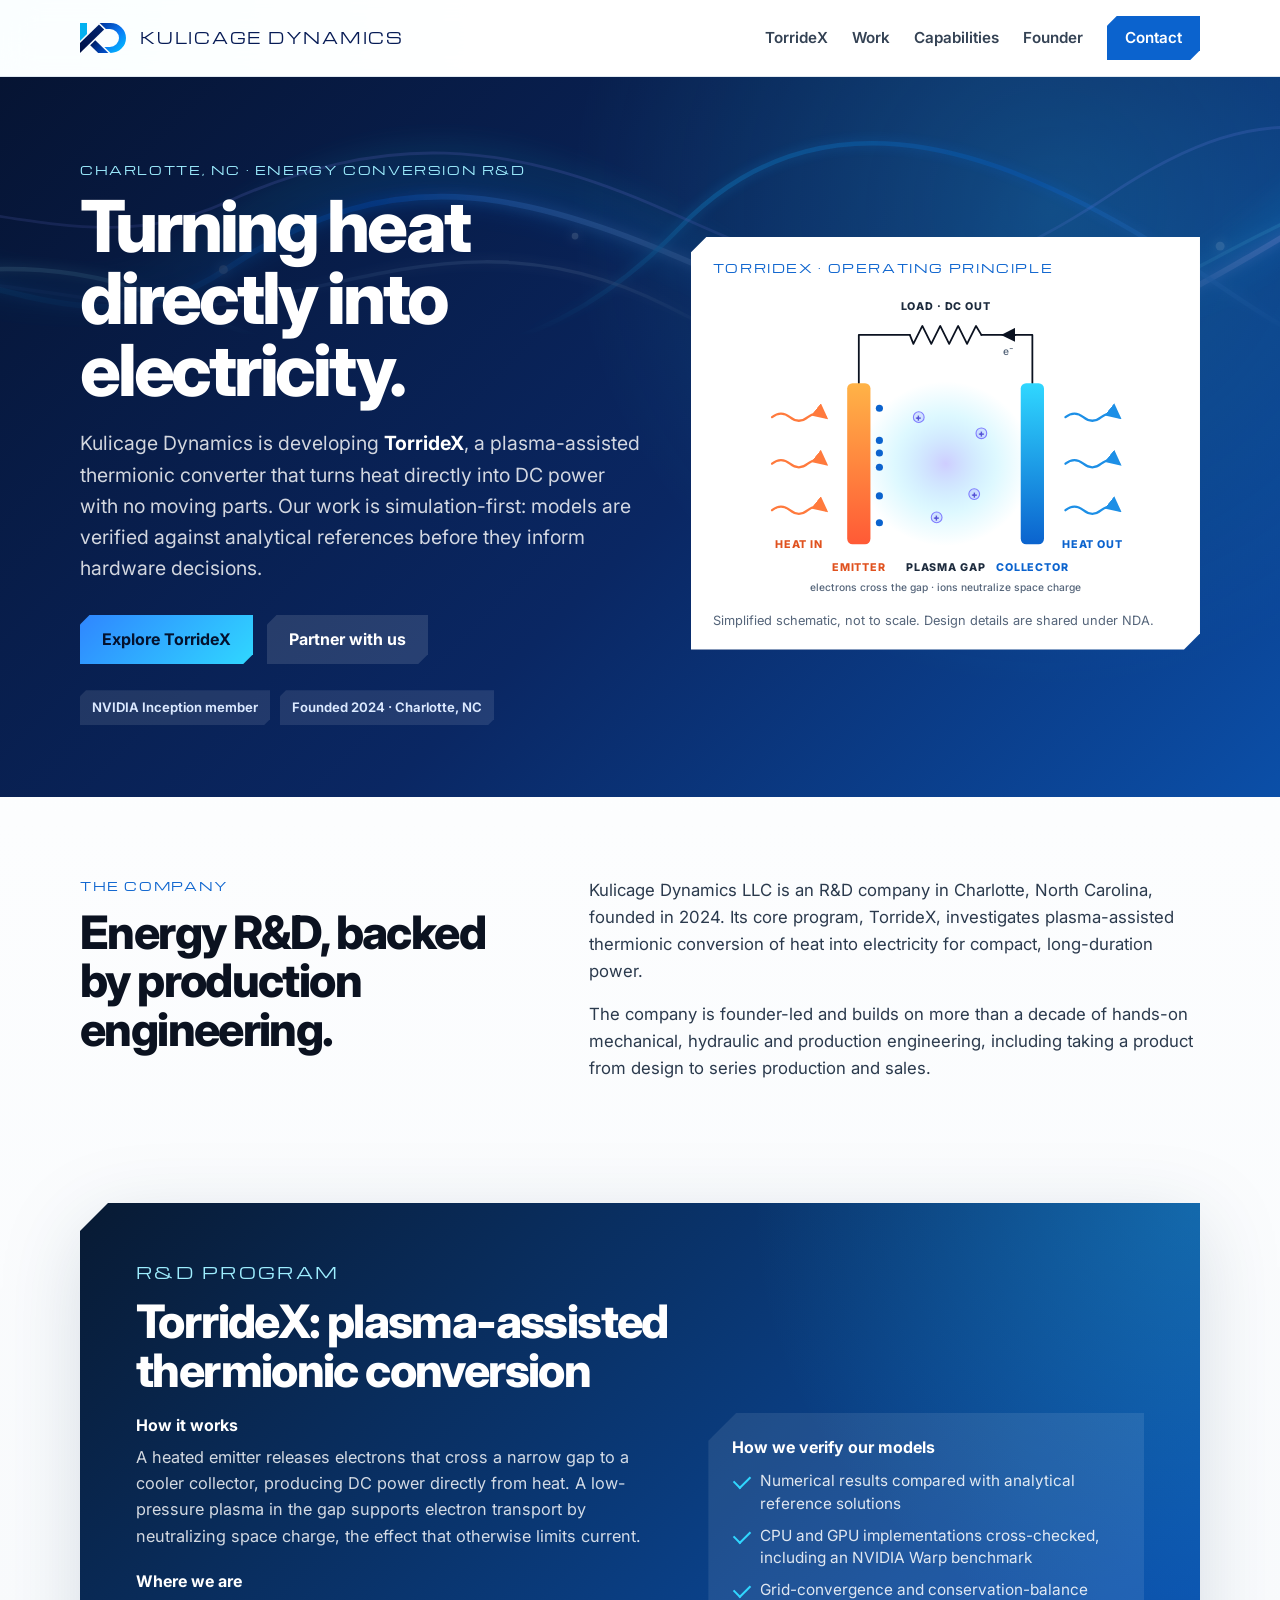
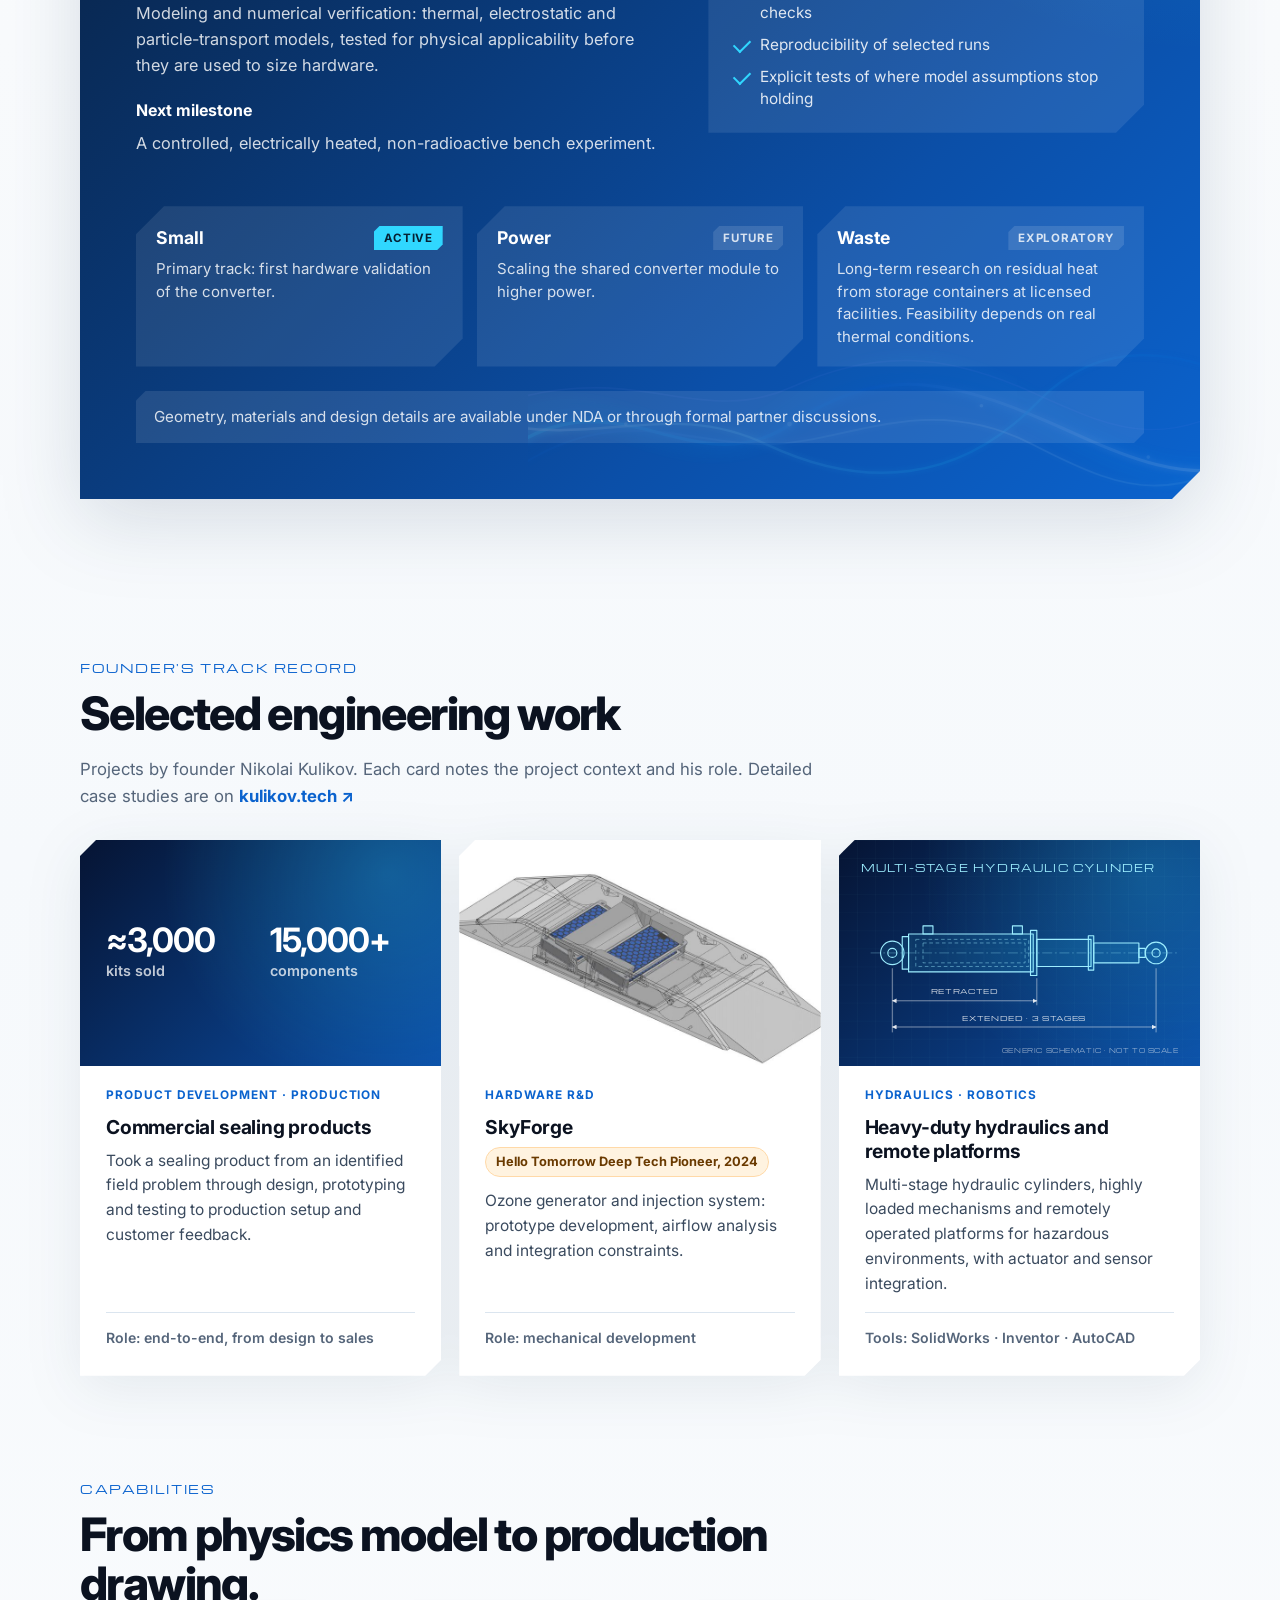
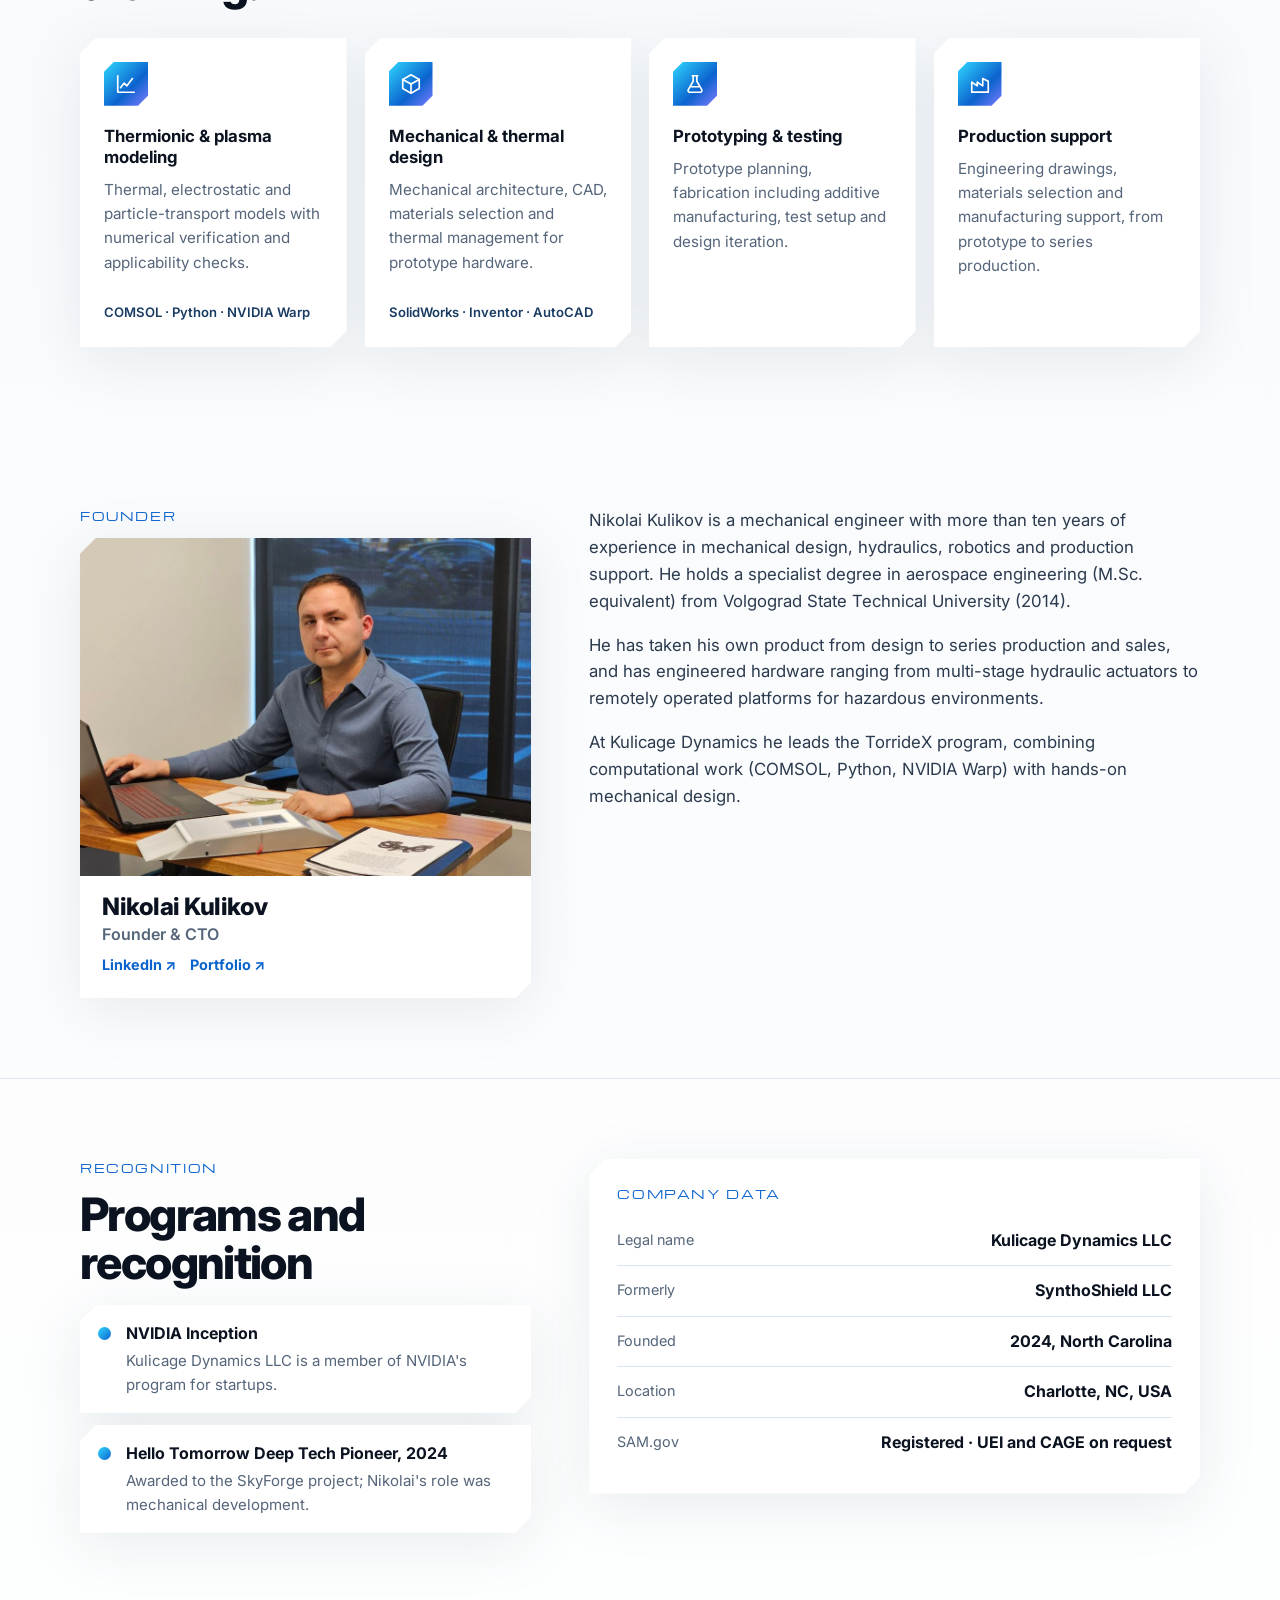
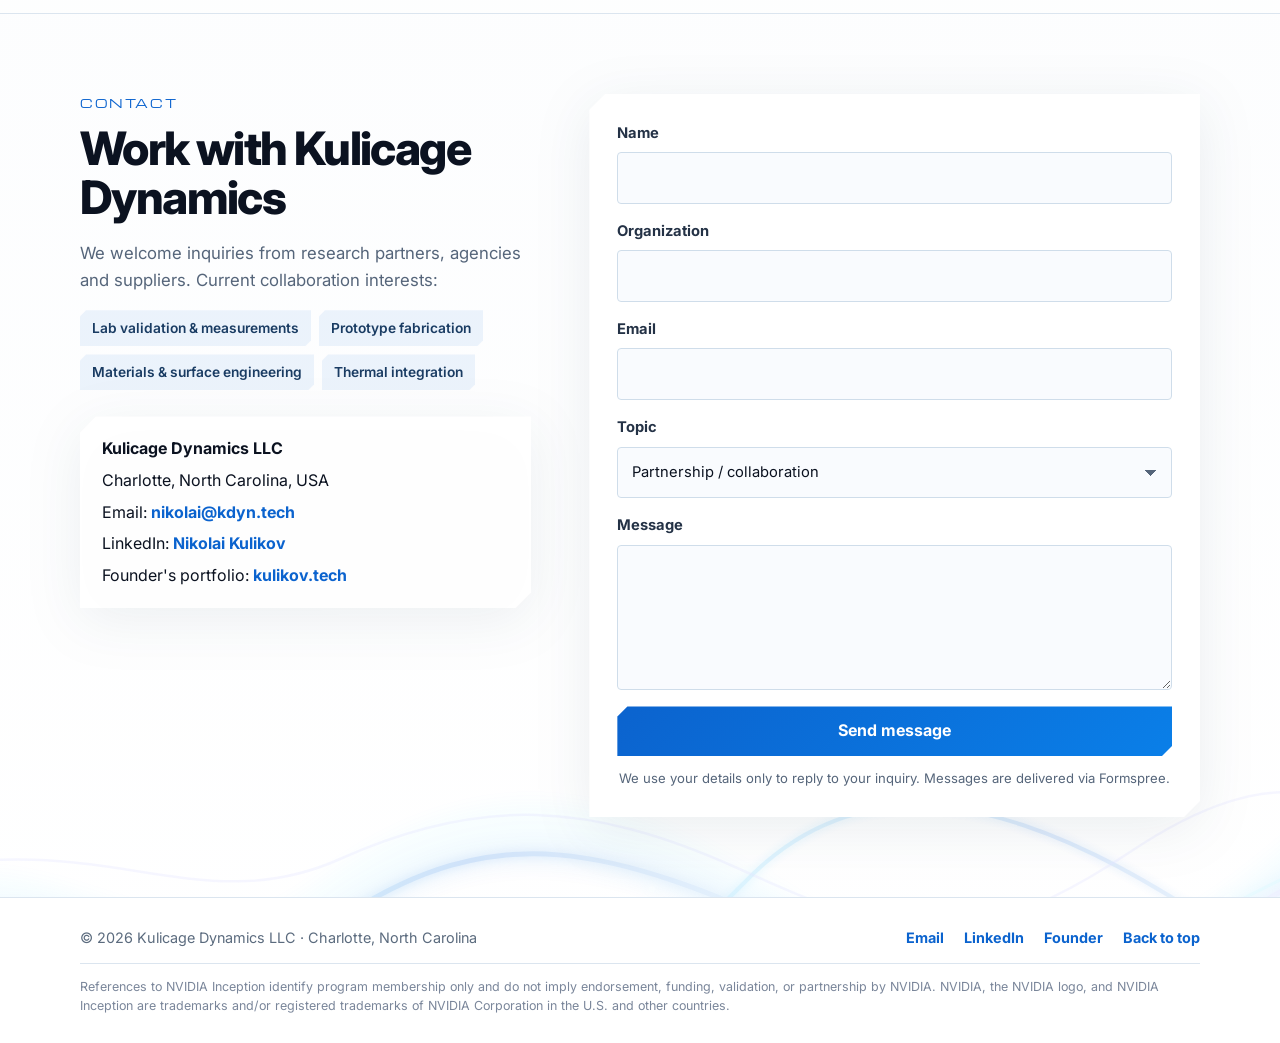
<file: index.html>
<!doctype html>
<html lang="en">
<head>
  <meta charset="utf-8" />
  <meta name="viewport" content="width=device-width, initial-scale=1" />
  <title>Kulicage Dynamics | TorrideX Thermionic Energy Conversion R&amp;D</title>
  <meta name="description" content="Kulicage Dynamics LLC (Charlotte, NC) develops TorrideX, a plasma-assisted thermionic converter for direct heat-to-electricity conversion. Simulation-first R&amp;D, NVIDIA Inception member." />
  <link rel="canonical" href="https://kdyn.tech/" />
  <meta name="theme-color" content="#0b63ce" />

  <meta property="og:type" content="website" />
  <meta property="og:site_name" content="Kulicage Dynamics" />
  <meta property="og:url" content="https://kdyn.tech/" />
  <meta property="og:title" content="Kulicage Dynamics | TorrideX thermionic energy conversion" />
  <meta property="og:description" content="Plasma-assisted thermionic conversion of heat into electricity. Simulation-first R&amp;D from Charlotte, North Carolina." />
  <meta property="og:image" content="https://kdyn.tech/assets/og-image.jpg" />
  <meta property="og:image:width" content="1200" />
  <meta property="og:image:height" content="630" />
  <meta property="og:image:alt" content="Kulicage Dynamics: TorrideX thermionic energy conversion R&amp;D" />
  <meta name="twitter:card" content="summary_large_image" />

  <link rel="icon" href="favicon.ico" sizes="any" />
  <link rel="icon" href="assets/favicon.svg" type="image/svg+xml" />
  <link rel="apple-touch-icon" href="assets/apple-touch-icon.png" />

  <link rel="preconnect" href="https://fonts.googleapis.com">
  <link rel="preconnect" href="https://fonts.gstatic.com" crossorigin>
  <link href="https://fonts.googleapis.com/css2?family=Inter:wght@400;500;600;700;800&family=Michroma&display=swap" rel="stylesheet">
  <link rel="stylesheet" href="styles.css" />

  <script type="application/ld+json">
  {
    "@context": "https://schema.org",
    "@type": "Organization",
    "name": "Kulicage Dynamics",
    "legalName": "Kulicage Dynamics LLC",
    "url": "https://kdyn.tech/",
    "logo": "https://kdyn.tech/assets/logo.png",
    "email": "nikolai@kdyn.tech",
    "foundingDate": "2024",
    "address": {
      "@type": "PostalAddress",
      "addressLocality": "Charlotte",
      "addressRegion": "NC",
      "addressCountry": "US"
    },
    "founder": {
      "@type": "Person",
      "name": "Nikolai Kulikov",
      "jobTitle": "Founder & CTO",
      "sameAs": ["https://www.linkedin.com/in/kulicage/"]
    }
  }
  </script>
</head>

<body>
  <a class="skip-link" href="#main">Skip to content</a>

  <header class="site-header" id="top">
    <div class="container nav">
      <a class="brand" href="#top" aria-label="Kulicage Dynamics home">
        <img src="assets/logo.svg" alt="" class="brand-mark" width="46" height="31" />
        <span class="brand-name">Kulicage Dynamics</span>
      </a>

      <button class="nav-toggle" type="button" aria-label="Open navigation" aria-expanded="false" aria-controls="site-nav">
        <span></span><span></span><span></span>
      </button>

      <nav class="nav-links" id="site-nav" aria-label="Main navigation">
        <a href="#program">TorrideX</a>
        <a href="#work">Work</a>
        <a href="#capabilities">Capabilities</a>
        <a href="#founder">Founder</a>
        <a href="#contact" class="nav-cta">Contact</a>
      </nav>
    </div>
  </header>

  <main id="main">
    <!-- ============ HERO ============ -->
    <section class="hero">
      <div class="plasma plasma-top" aria-hidden="true"></div>
      <div class="container hero-grid">
        <div class="hero-content">
          <p class="eyebrow">Charlotte, NC · Energy&nbsp;conversion&nbsp;R&amp;D</p>
          <h1>Turning heat directly into electricity.</h1>
          <p class="hero-lead">
            Kulicage Dynamics is developing <strong>TorrideX</strong>, a plasma-assisted
            thermionic converter that turns heat directly into DC power with no moving parts.
            Our work is simulation-first: models are verified against analytical references
            before they inform hardware decisions.
          </p>
          <div class="hero-actions">
            <a class="button primary" href="#program">Explore TorrideX</a>
            <a class="button secondary" href="#contact">Partner with us</a>
          </div>
          <ul class="trust-row" aria-label="Company highlights">
            <li>NVIDIA Inception member</li>
            <li>Founded 2024 · Charlotte, NC</li>
          </ul>
        </div>

        <figure class="hero-visual">
          <p class="visual-label">TorrideX · operating principle</p>
          <svg class="principle" viewBox="0 0 520 360" role="img" aria-labelledby="principle-title principle-desc">
            <title id="principle-title">Thermionic converter operating principle</title>
            <desc id="principle-desc">Heat enters a hot emitter, which releases electrons. Electrons cross a plasma-filled gap to a cooler collector and return through an external load, producing DC power. Remaining heat is rejected from the collector.</desc>
            <defs>
              <linearGradient id="g-hot" x1="0" y1="0" x2="0" y2="1">
                <stop offset="0" stop-color="#ffb347" />
                <stop offset="1" stop-color="#ff5a36" />
              </linearGradient>
              <linearGradient id="g-cold" x1="0" y1="0" x2="0" y2="1">
                <stop offset="0" stop-color="#30d7ff" />
                <stop offset="1" stop-color="#0b63ce" />
              </linearGradient>
              <radialGradient id="g-plasma" cx="0.5" cy="0.5" r="0.5">
                <stop offset="0" stop-color="#7f7cff" stop-opacity="0.38" />
                <stop offset="0.6" stop-color="#30d7ff" stop-opacity="0.16" />
                <stop offset="1" stop-color="#30d7ff" stop-opacity="0" />
              </radialGradient>
              <marker id="arrow-hot" viewBox="0 0 10 10" refX="8" refY="5" markerWidth="7" markerHeight="7" orient="auto-start-reverse">
                <path d="M0 0 L10 5 L0 10 z" fill="#ff7a3d" />
              </marker>
              <marker id="arrow-cold" viewBox="0 0 10 10" refX="8" refY="5" markerWidth="7" markerHeight="7" orient="auto-start-reverse">
                <path d="M0 0 L10 5 L0 10 z" fill="#1d8fe6" />
              </marker>
              <marker id="arrow-wire" viewBox="0 0 10 10" refX="5" refY="5" markerWidth="8" markerHeight="8" orient="auto">
                <path d="M0 0 L10 5 L0 10 z" fill="#0b1220" />
              </marker>
            </defs>

            <!-- external circuit -->
            <path d="M357 112 V58 H300" class="wire" />
            <path d="M220 58 H163 V112" class="wire" />
            <path d="M300 58 l-6 -10 l-10 20 l-10 -20 l-10 20 l-10 -20 l-10 20 l-10 -20 l-10 20 l-4 -10" class="wire resistor" />
            <path d="M338 58 H330" class="wire" marker-end="url(#arrow-wire)" />
            <text x="260" y="30" class="svg-label" text-anchor="middle">LOAD · DC OUT</text>
            <text x="330" y="80" class="svg-note" text-anchor="middle">e⁻</text>

            <!-- plasma gap -->
            <ellipse cx="260" cy="202" rx="96" ry="92" fill="url(#g-plasma)" />

            <!-- emitter / collector -->
            <rect x="150" y="112" width="26" height="180" rx="6" fill="url(#g-hot)" />
            <rect x="344" y="112" width="26" height="180" rx="6" fill="url(#g-cold)" />

            <!-- ions (space-charge neutralization) -->
            <g class="ions">
              <circle cx="230" cy="150" r="6" /><text x="230" y="154" text-anchor="middle">+</text>
              <circle cx="292" cy="236" r="6" /><text x="292" y="240" text-anchor="middle">+</text>
              <circle cx="250" cy="262" r="6" /><text x="250" y="266" text-anchor="middle">+</text>
              <circle cx="300" cy="168" r="6" /><text x="300" y="172" text-anchor="middle">+</text>
            </g>

            <!-- electrons crossing the gap -->
            <g class="electrons">
              <circle class="e" cx="186" cy="140" r="4" style="animation-delay:-0.2s" />
              <circle class="e" cx="186" cy="176" r="4" style="animation-delay:-1.4s" />
              <circle class="e" cx="186" cy="206" r="4" style="animation-delay:-0.8s" />
              <circle class="e" cx="186" cy="238" r="4" style="animation-delay:-2.0s" />
              <circle class="e" cx="186" cy="268" r="4" style="animation-delay:-1.1s" />
              <circle class="e" cx="186" cy="190" r="4" style="animation-delay:-2.3s" />
            </g>

            <!-- heat in -->
            <g class="heat-in">
              <path d="M66 150 q10 -8 20 0 t20 0 t20 0" marker-end="url(#arrow-hot)" />
              <path d="M66 202 q10 -8 20 0 t20 0 t20 0" marker-end="url(#arrow-hot)" />
              <path d="M66 254 q10 -8 20 0 t20 0 t20 0" marker-end="url(#arrow-hot)" />
            </g>
            <!-- heat out -->
            <g class="heat-out">
              <path d="M394 150 q10 -8 20 0 t20 0 t20 0" marker-end="url(#arrow-cold)" />
              <path d="M394 202 q10 -8 20 0 t20 0 t20 0" marker-end="url(#arrow-cold)" />
              <path d="M394 254 q10 -8 20 0 t20 0 t20 0" marker-end="url(#arrow-cold)" />
            </g>

            <!-- labels -->
            <text x="96" y="296" class="svg-label hot" text-anchor="middle">HEAT IN</text>
            <text x="424" y="296" class="svg-label cold" text-anchor="middle">HEAT OUT</text>
            <text x="163" y="322" class="svg-label hot" text-anchor="middle">EMITTER</text>
            <text x="260" y="322" class="svg-label" text-anchor="middle">PLASMA GAP</text>
            <text x="357" y="322" class="svg-label cold" text-anchor="middle">COLLECTOR</text>
            <text x="260" y="344" class="svg-note" text-anchor="middle">electrons cross the gap · ions neutralize space charge</text>
          </svg>
          <figcaption>Simplified schematic, not to scale. Design details are shared under NDA.</figcaption>
        </figure>
      </div>
    </section>

    <!-- ============ COMPANY ============ -->
    <section class="section about" id="about">
      <div class="container split">
        <div>
          <p class="section-label">The company</p>
          <h2>Energy R&amp;D, backed by production engineering.</h2>
        </div>
        <div class="section-copy">
          <p>
            Kulicage Dynamics LLC is an R&amp;D company in Charlotte, North Carolina, founded in 2024.
            Its core program, TorrideX, investigates plasma-assisted thermionic conversion of heat
            into electricity for compact, long-duration power.
          </p>
          <p>
            The company is founder-led and builds on more than a decade of hands-on mechanical,
            hydraulic and production engineering, including taking a product from design
            to series production and sales.
          </p>
        </div>
      </div>
    </section>

    <!-- ============ TORRIDEX PROGRAM ============ -->
    <section class="section program" id="program">
      <div class="container program-panel">
        <div class="plasma plasma-panel" aria-hidden="true"></div>
        <div class="program-content">
          <p class="section-label">R&amp;D program</p>
          <h2>TorrideX: plasma-assisted thermionic conversion</h2>

          <div class="program-grid">
            <div class="program-text">
              <h3>How it works</h3>
              <p>
                A heated emitter releases electrons that cross a narrow gap to a cooler collector,
                producing DC power directly from heat. A low-pressure plasma in the gap supports
                electron transport by neutralizing space charge, the effect that otherwise limits current.
              </p>
              <h3>Where we are</h3>
              <p>
                Modeling and numerical verification: thermal, electrostatic and particle-transport
                models, tested for physical applicability before they are used to size hardware.
              </p>
              <h3>Next milestone</h3>
              <p>
                A controlled, electrically heated, non-radioactive bench experiment.
              </p>
            </div>

            <div class="verify">
              <h3>How we verify our models</h3>
              <ul class="check-list">
                <li>Numerical results compared with analytical reference solutions</li>
                <li>CPU and GPU implementations cross-checked, including an NVIDIA Warp benchmark</li>
                <li>Grid-convergence and conservation-balance checks</li>
                <li>Reproducibility of selected runs</li>
                <li>Explicit tests of where model assumptions stop holding</li>
              </ul>
              <!-- TODO: add a verification chart here (e.g. Warp CPU/GPU vs analytical reference):
              <img src="assets/verification-chart.png" alt="..." class="verify-chart" loading="lazy" /> -->
            </div>
          </div>

          <div class="tracks">
            <article class="track">
              <div class="track-head">
                <h3>Small</h3>
                <span class="status status-active">Active</span>
              </div>
              <p>Primary track: first hardware validation of the converter.</p>
            </article>
            <article class="track">
              <div class="track-head">
                <h3>Power</h3>
                <span class="status">Future</span>
              </div>
              <p>Scaling the shared converter module to higher power.</p>
            </article>
            <article class="track">
              <div class="track-head">
                <h3>Waste</h3>
                <span class="status">Exploratory</span>
              </div>
              <p>Long-term research on residual heat from storage containers at licensed facilities. Feasibility depends on real thermal conditions.</p>
            </article>
          </div>

          <p class="nda-note">
            Geometry, materials and design details are available under NDA or through formal partner discussions.
          </p>
        </div>
      </div>
    </section>

    <!-- ============ SELECTED WORK ============ -->
    <section class="section work" id="work">
      <div class="container">
        <div class="section-heading">
          <p class="section-label">Founder's track record</p>
          <h2>Selected engineering work</h2>
          <p class="section-intro">
            Projects by founder Nikolai Kulikov. Each card notes the project context and his role.
            Detailed case studies are on <a class="text-link" href="https://kulikov.tech/" target="_blank" rel="noopener">kulikov.tech&nbsp;↗</a>
          </p>
        </div>

        <div class="work-grid">
          <article class="work-card">
            <div class="work-media work-stat-media" role="group" aria-label="Sales figures">
              <div><strong>≈3,000</strong><span>kits sold</span></div>
              <div><strong>15,000+</strong><span>components</span></div>
            </div>
            <p class="work-tag">Product development · Production</p>
            <h3>Commercial sealing products</h3>
            <p>
              Took a sealing product from an identified field problem through design, prototyping
              and testing to production setup and customer feedback.
            </p>
            <p class="work-role">Role: end-to-end, from design to sales</p>
            <!-- TODO: state under which brand/business these were sold (not Kulicage Dynamics sales) -->
          </article>

          <article class="work-card">
            <img src="assets/work-skyforge.jpg" alt="SkyForge ozone generator and injection system, CAD model" class="work-media" loading="lazy" />
            <p class="work-tag">Hardware R&amp;D</p>
            <h3>SkyForge</h3>
            <p class="work-badge">Hello Tomorrow Deep Tech Pioneer, 2024</p>
            <p>
              Ozone generator and injection system: prototype development, airflow analysis
              and integration constraints.
            </p>
            <p class="work-role">Role: mechanical development</p>
          </article>

          <article class="work-card">
            <div class="work-media work-blueprint">
              <svg viewBox="0 0 800 500" role="img" aria-labelledby="cyl-title">
                <title id="cyl-title">Multi-stage hydraulic cylinder, generic schematic</title>
                <defs>
                  <pattern id="bp-grid" width="40" height="40" patternUnits="userSpaceOnUse">
                    <path d="M40 0H0V40" class="bp-grid" />
                  </pattern>
                  <marker id="bp-arrow" viewBox="0 0 10 10" refX="9" refY="5" markerWidth="7" markerHeight="7" orient="auto-start-reverse">
                    <path d="M0 0L10 5L0 10z" class="bp-arrowhead" />
                  </marker>
                </defs>
                <rect width="800" height="500" fill="url(#bp-grid)" />
                <text x="48" y="70" class="bp-label">MULTI-STAGE HYDRAULIC CYLINDER</text>

                <!-- base clevis -->
                <circle cx="118" cy="250" r="26" class="bp-part" />
                <circle cx="118" cy="250" r="10" class="bp-line" />
                <rect x="140" y="214" width="14" height="72" class="bp-part" />
                <!-- barrel (stage 1) with ports -->
                <rect x="154" y="208" width="276" height="84" class="bp-part" />
                <rect x="186" y="190" width="22" height="18" class="bp-part" />
                <rect x="384" y="190" width="22" height="18" class="bp-part" />
                <!-- nested stages, retracted (hidden lines) -->
                <rect x="170" y="220" width="250" height="60" class="bp-hidden" />
                <rect x="186" y="228" width="226" height="44" class="bp-hidden" />
                <!-- gland 1 + stage 2 -->
                <rect x="424" y="200" width="14" height="100" class="bp-part" />
                <rect x="438" y="220" width="120" height="60" class="bp-part" />
                <!-- gland 2 + stage 3 -->
                <rect x="552" y="212" width="12" height="76" class="bp-part" />
                <rect x="564" y="228" width="100" height="44" class="bp-part" />
                <!-- rod eye -->
                <rect x="664" y="240" width="14" height="20" class="bp-part" />
                <circle cx="702" cy="250" r="24" class="bp-part" />
                <circle cx="702" cy="250" r="9" class="bp-line" />
                <!-- centre line -->
                <path d="M70 250H750" class="bp-center" />

                <!-- extension lines (with a small gap from the part) -->
                <path d="M118 284V426M702 284V426" class="bp-thin" />
                <path d="M438 306V366" class="bp-thin" />
                <!-- dimension: retracted length (shorter, closer to the part) -->
                <path d="M118 356H438" class="bp-thin" marker-start="url(#bp-arrow)" marker-end="url(#bp-arrow)" />
                <text x="278" y="342" class="bp-dim" text-anchor="middle">RETRACTED</text>
                <!-- dimension: extended length (longer, further from the part) -->
                <path d="M118 414H702" class="bp-thin" marker-start="url(#bp-arrow)" marker-end="url(#bp-arrow)" />
                <text x="410" y="400" class="bp-dim" text-anchor="middle">EXTENDED · 3 STAGES</text>

                <text x="752" y="472" class="bp-note" text-anchor="end">GENERIC SCHEMATIC · NOT TO SCALE</text>
              </svg>
            </div>
            <p class="work-tag">Hydraulics · Robotics</p>
            <h3>Heavy-duty hydraulics and remote platforms</h3>
            <p>
              Multi-stage hydraulic cylinders, highly loaded mechanisms and remotely operated
              platforms for hazardous environments, with actuator and sensor integration.
            </p>
            <p class="work-role">Tools: SolidWorks · Inventor · AutoCAD</p>
          </article>
        </div>
      </div>
    </section>

    <!-- ============ CAPABILITIES ============ -->
    <section class="section capabilities" id="capabilities">
      <div class="container">
        <div class="section-heading">
          <p class="section-label">Capabilities</p>
          <h2>From physics model to production drawing.</h2>
        </div>

        <div class="cards">
          <article class="cap-card">
            <span class="icon" aria-hidden="true">
              <svg viewBox="0 0 24 24"><path d="M3 3v18h18" /><path d="M6 16l4-5 3 3 6-8" /></svg>
            </span>
            <h3>Thermionic &amp; plasma modeling</h3>
            <p>Thermal, electrostatic and particle-transport models with numerical verification and applicability checks.</p>
            <p class="cap-tools">COMSOL · Python · NVIDIA Warp</p>
          </article>

          <article class="cap-card">
            <span class="icon" aria-hidden="true">
              <svg viewBox="0 0 24 24"><path d="M12 2l9 5v10l-9 5-9-5V7z" /><path d="M12 22V12" /><path d="M21 7l-9 5-9-5" /></svg>
            </span>
            <h3>Mechanical &amp; thermal design</h3>
            <p>Mechanical architecture, CAD, materials selection and thermal management for prototype hardware.</p>
            <p class="cap-tools">SolidWorks · Inventor · AutoCAD</p>
          </article>

          <article class="cap-card">
            <span class="icon" aria-hidden="true">
              <svg viewBox="0 0 24 24"><path d="M9 3h6" /><path d="M10 3v6l-5.5 9.5A2 2 0 0 0 6.2 21h11.6a2 2 0 0 0 1.7-2.5L14 9V3" /><path d="M7.5 15h9" /></svg>
            </span>
            <h3>Prototyping &amp; testing</h3>
            <p>Prototype planning, fabrication including additive manufacturing, test setup and design iteration.</p>
          </article>

          <article class="cap-card">
            <span class="icon" aria-hidden="true">
              <svg viewBox="0 0 24 24"><path d="M3 21V10l6 4v-4l6 4V6l6 3v12z" /><path d="M3 21h18" /></svg>
            </span>
            <h3>Production support</h3>
            <p>Engineering drawings, materials selection and manufacturing support, from prototype to series production.</p>
          </article>
        </div>
      </div>
    </section>

    <!-- ============ FOUNDER ============ -->
    <section class="section founder" id="founder">
      <div class="container founder-grid">
        <div>
        <p class="section-label">Founder</p>
        <div class="lift">
        <div class="founder-card">
          <img src="assets/founder-office.jpg" alt="Nikolai Kulikov at work in the office with a hardware prototype" class="founder-photo" width="960" height="720" loading="lazy" />
          <div>
            <h2>Nikolai Kulikov</h2>
            <p>Founder &amp; CTO</p>
            <span class="founder-links">
              <a class="founder-link" href="https://www.linkedin.com/in/kulicage/" target="_blank" rel="noopener">LinkedIn ↗</a>
              <a class="founder-link" href="https://kulikov.tech/" target="_blank" rel="noopener">Portfolio ↗</a>
            </span>
          </div>
        </div>
        </div>
        </div>
        <div class="section-copy">
          <p>
            Nikolai Kulikov is a mechanical engineer with more than ten years of experience in
            mechanical design, hydraulics, robotics and production support. He holds a specialist
            degree in aerospace engineering (M.Sc. equivalent) from Volgograd State Technical University (2014).
          </p>
          <p>
            He has taken his own product from design to series production and sales, and has
            engineered hardware ranging from multi-stage hydraulic actuators to remotely operated
            platforms for hazardous environments.
          </p>
          <p>
            At Kulicage Dynamics he leads the TorrideX program, combining computational work
            (COMSOL, Python, NVIDIA Warp) with hands-on mechanical design.
          </p>
          <!-- Optional line:
          <p>He also designs and reviews engineering problems used to evaluate AI systems, checking physics, assumptions, calculations and feasibility.</p> -->
        </div>
      </div>
    </section>

    <!-- ============ RECOGNITION & COMPANY DATA ============ -->
    <section class="section recognition" id="company">
      <div class="container recognition-grid">
        <div>
          <p class="section-label">Recognition</p>
          <h2>Programs and recognition</h2>
          <ul class="recognition-list">
            <li>
              <strong>NVIDIA Inception</strong>
              <span>Kulicage Dynamics LLC is a member of NVIDIA's program for startups.</span>
            </li>
            <li>
              <strong>Hello Tomorrow Deep Tech Pioneer, 2024</strong>
              <span>Awarded to the SkyForge project; Nikolai's role was mechanical development.</span>
            </li>
          </ul>
          <!-- Intellectual property: add only after confirming applicant/owner and status of each filing, e.g.
          <li><strong>Intellectual property</strong><span>Patent applications covering ... (status: ...)</span></li> -->
        </div>

        <div class="lift">
        <div class="company-data">
          <p class="section-label">Company data</p>
          <dl>
            <div><dt>Legal name</dt><dd>Kulicage Dynamics LLC</dd></div>
            <div><dt>Formerly</dt><dd>SynthoShield LLC</dd></div>
            <div><dt>Founded</dt><dd>2024, North Carolina</dd></div>
            <div><dt>Location</dt><dd>Charlotte, NC, USA</dd></div>
            <div><dt>SAM.gov</dt><dd>Registered · UEI and CAGE on request</dd></div>
            <!-- TODO: replace the line above with actual codes from SAM.gov, e.g.
            <div><dt>UEI</dt><dd>XXXXXXXXXXXX</dd></div>
            <div><dt>CAGE</dt><dd>XXXXX</dd></div>
            <div><dt>NAICS</dt><dd>541715, 541330</dd></div> -->
          </dl>
        </div>
        </div>
      </div>
    </section>

    <!-- ============ CONTACT ============ -->
    <section class="section contact" id="contact">
      <div class="plasma plasma-bottom" aria-hidden="true"></div>
      <div class="container contact-grid">
        <div>
          <p class="section-label">Contact</p>
          <h2>Work with Kulicage Dynamics</h2>
          <p class="contact-lead">
            We welcome inquiries from research partners, agencies and suppliers.
            Current collaboration interests:
          </p>
          <ul class="chips">
            <li>Lab validation &amp; measurements</li>
            <li>Prototype fabrication</li>
            <li>Materials &amp; surface engineering</li>
            <li>Thermal integration</li>
          </ul>

          <div class="lift">
          <div class="contact-lines">
            <p><strong>Kulicage Dynamics LLC</strong></p>
            <p>Charlotte, North Carolina, USA</p>
            <p>Email: <a href="mailto:nikolai@kdyn.tech">nikolai@kdyn.tech</a></p>
            <p>LinkedIn: <a href="https://www.linkedin.com/in/kulicage/" target="_blank" rel="noopener">Nikolai Kulikov</a></p>
            <p>Founder's portfolio: <a href="https://kulikov.tech/" target="_blank" rel="noopener">kulikov.tech</a></p>
          </div>
          </div>
        </div>

        <div class="lift">
        <form id="contactForm" class="contact-form" action="https://formspree.io/f/xzdokprv" method="POST">
          <label>
            Name
            <input type="text" name="name" autocomplete="name" required />
          </label>

          <label>
            Organization
            <input type="text" name="organization" autocomplete="organization" />
          </label>

          <label>
            Email
            <input type="email" name="email" autocomplete="email" required />
          </label>

          <label>
            Topic
            <select name="topic">
              <option>Partnership / collaboration</option>
              <option>NDA technical briefing</option>
              <option>Grants &amp; agencies</option>
              <option>Other</option>
            </select>
          </label>

          <label>
            Message
            <textarea name="message" rows="5" required></textarea>
          </label>

          <!-- spam honeypot (Formspree ignores submissions where this is filled) -->
          <input type="text" name="_gotcha" class="hp" tabindex="-1" autocomplete="off" aria-hidden="true" />
          <input type="hidden" name="_subject" value="kdyn.tech inquiry" />

          <button class="button primary" id="sendBtn" type="submit">Send message</button>
          <p class="form-note">We use your details only to reply to your inquiry. Messages are delivered via Formspree.</p>

          <div id="formStatus" class="form-status" aria-live="polite"></div>
        </form>
        </div>
      </div>
    </section>
  </main>

  <footer class="site-footer">
    <div class="container footer-row">
      <p>© <span id="year">2026</span> Kulicage Dynamics LLC · Charlotte, North Carolina</p>
      <nav class="footer-links" aria-label="Footer">
        <a href="mailto:nikolai@kdyn.tech">Email</a>
        <a href="https://www.linkedin.com/in/kulicage/" target="_blank" rel="noopener">LinkedIn</a>
        <a href="https://kulikov.tech/" target="_blank" rel="noopener">Founder</a>
        <a href="#top">Back to top</a>
      </nav>
    </div>
    <div class="container footer-legal">
      <p>References to NVIDIA Inception identify program membership only and do not imply endorsement, funding, validation, or partnership by NVIDIA. NVIDIA, the NVIDIA logo, and NVIDIA Inception are trademarks and/or registered trademarks of NVIDIA Corporation in the U.S. and other countries.</p>
    </div>
  </footer>

  <script src="script.js"></script>
</body>
</html>
</file>
<file: styles.css>
:root {
  --bg: #f6f9fc;
  --surface: #ffffff;
  --text: #0b1220;
  --muted: #55657a;
  --line: #dbe5ef;
  --blue: #0b63ce;
  --blue-dark: #0750aa;
  --cyan: #30d7ff;
  --violet: #7f7cff;
  --hot: #ff6a3d;
  --navy: #061b55;
  --shadow: 0 20px 60px rgba(4, 32, 70, 0.10);
  --radius: 22px;
  --container: 1120px;
  --font: "Inter", ui-sans-serif, system-ui, -apple-system, BlinkMacSystemFont, "Segoe UI", sans-serif;
  --font-brand: "Michroma", system-ui, sans-serif;
}

* {
  box-sizing: border-box;
}

html {
  scroll-behavior: smooth;
  scroll-padding-top: 88px;
}

body {
  margin: 0;
  font-family: var(--font);
  color: var(--text);
  background:
    radial-gradient(circle at top left, rgba(48, 215, 255, 0.14), transparent 34rem),
    linear-gradient(180deg, #ffffff 0%, var(--bg) 42%, #ffffff 100%);
  background-color: #ffffff;
  background-repeat: no-repeat;
  line-height: 1.6;
  -webkit-font-smoothing: antialiased;
}

a {
  color: inherit;
  text-decoration: none;
}

img {
  max-width: 100%;
  display: block;
}

button,
input,
select,
textarea {
  font: inherit;
}

:focus-visible {
  outline: 3px solid rgba(11, 99, 206, 0.55);
  outline-offset: 3px;
  border-radius: 6px;
}

.skip-link {
  position: absolute;
  left: 12px;
  top: -60px;
  z-index: 50;
  padding: 10px 14px;
  color: #ffffff;
  background: var(--blue);
  border-radius: 10px;
  font-weight: 700;
}

.skip-link:focus {
  top: 12px;
}

.container {
  width: min(var(--container), calc(100% - 40px));
  margin: 0 auto;
}

/* ---------- Header ---------- */

.site-header {
  position: sticky;
  top: 0;
  z-index: 20;
  background: rgba(255, 255, 255, 0.82);
  border-bottom: 1px solid rgba(219, 229, 239, 0.85);
  backdrop-filter: blur(16px);
  -webkit-backdrop-filter: blur(16px);
}

.nav {
  min-height: 76px;
  display: flex;
  align-items: center;
  justify-content: space-between;
  gap: 24px;
}

.brand {
  display: flex;
  align-items: center;
  gap: 14px;
}

.brand-mark {
  width: 46px;
  height: auto;
}

.brand-name {
  font-family: var(--font-brand);
  font-size: 0.92rem;
  font-weight: 400;
  letter-spacing: 0.12em;
  line-height: 1.15;
  text-transform: uppercase;
  color: var(--navy);
}

.nav-links {
  display: flex;
  align-items: center;
  gap: 24px;
  color: #344254;
  font-size: 0.95rem;
  font-weight: 600;
}

.nav-links a {
  transition: color 0.2s ease;
}

.nav-links a:hover {
  color: var(--blue);
}

.nav-cta {
  color: #ffffff !important;
  background: var(--blue);
  padding: 10px 16px;
  border-radius: 999px;
  box-shadow: 0 10px 24px rgba(11, 99, 206, 0.22);
}

.nav-toggle {
  display: none;
  border: 0;
  background: transparent;
  cursor: pointer;
  padding: 8px;
}

.nav-toggle span {
  display: block;
  width: 24px;
  height: 2px;
  margin: 5px 0;
  background: var(--text);
  border-radius: 99px;
  transition: transform 0.2s ease, opacity 0.2s ease;
}

.nav-toggle[aria-expanded="true"] span:nth-child(1) {
  transform: translateY(7px) rotate(45deg);
}

.nav-toggle[aria-expanded="true"] span:nth-child(2) {
  opacity: 0;
}

.nav-toggle[aria-expanded="true"] span:nth-child(3) {
  transform: translateY(-7px) rotate(-45deg);
}

/* ---------- Type ---------- */

.eyebrow,
.section-label {
  margin: 0 0 12px;
  color: var(--blue);
  font-size: 0.78rem;
  font-weight: 800;
  letter-spacing: 0.16em;
  text-transform: uppercase;
}

h1,
h2,
h3,
p {
  margin-top: 0;
}

h1 {
  max-width: 640px;
  margin-bottom: 22px;
  font-size: clamp(2.6rem, 5.6vw, 4.6rem);
  font-weight: 800;
  line-height: 1;
  letter-spacing: -0.045em;
}

.section h2 {
  margin-bottom: 18px;
  font-size: clamp(1.9rem, 3.6vw, 3rem);
  font-weight: 800;
  line-height: 1.06;
  letter-spacing: -0.035em;
}

/* ---------- Hero ---------- */

.hero {
  position: relative;
  overflow: hidden;
  padding: 84px 0 72px;
}

.hero-grid {
  position: relative;
  display: grid;
  grid-template-columns: minmax(0, 1.05fr) minmax(340px, 0.95fr);
  gap: 48px;
  align-items: center;
}

.hero-lead {
  max-width: 620px;
  color: #29394d;
  font-size: clamp(1.05rem, 1.6vw, 1.22rem);
}

.hero-lead strong {
  color: var(--text);
}

.hero-actions {
  display: flex;
  flex-wrap: wrap;
  gap: 14px;
  margin-top: 30px;
}

.button {
  display: inline-flex;
  align-items: center;
  justify-content: center;
  min-height: 48px;
  padding: 12px 22px;
  border: 1px solid transparent;
  border-radius: 999px;
  font-weight: 700;
  cursor: pointer;
  transition: transform 0.2s ease, box-shadow 0.2s ease, background 0.2s ease;
}

.button:hover {
  transform: translateY(-1px);
}

.button.primary {
  color: #ffffff;
  background: linear-gradient(135deg, var(--blue), #0a7fe8);
  box-shadow: 0 16px 32px rgba(11, 99, 206, 0.24);
}

.button.secondary {
  color: var(--blue-dark);
  background: rgba(255, 255, 255, 0.8);
  border-color: var(--line);
}

.trust-row {
  display: flex;
  flex-wrap: wrap;
  gap: 10px;
  margin: 26px 0 0;
  padding: 0;
  list-style: none;
}

.trust-row li {
  color: #1a3c63;
  background: rgba(11, 99, 206, 0.08);
  border: 1px solid rgba(11, 99, 206, 0.14);
  padding: 7px 12px;
  border-radius: 999px;
  font-size: 0.82rem;
  font-weight: 650;
}

.hero-visual {
  margin: 0;
  padding: 22px 22px 18px;
  background: rgba(255, 255, 255, 0.92);
  border: 1px solid rgba(219, 229, 239, 0.92);
  border-radius: var(--radius);
  box-shadow: var(--shadow);
}

.visual-label {
  margin: 0 0 6px;
  color: var(--blue);
  font-size: 0.72rem;
  font-weight: 800;
  letter-spacing: 0.14em;
  text-transform: uppercase;
}

.hero-visual figcaption {
  margin-top: 6px;
  color: var(--muted);
  font-size: 0.8rem;
}

/* Principle diagram */
.principle {
  display: block;
  width: 100%;
  height: auto;
}

.principle text {
  font-family: var(--font);
}

.principle .svg-label {
  font-size: 12px;
  font-weight: 800;
  letter-spacing: 0.08em;
  fill: #1d2b3d;
}

.principle .svg-label.hot {
  fill: #e0521f;
}

.principle .svg-label.cold {
  fill: var(--blue);
}

.principle .svg-note {
  font-size: 11.5px;
  font-weight: 500;
  fill: var(--muted);
}

.principle .wire {
  fill: none;
  stroke: #0b1220;
  stroke-width: 2;
  stroke-linejoin: round;
  stroke-linecap: round;
}

.principle .heat-in path,
.principle .heat-out path {
  fill: none;
  stroke-width: 2.5;
  stroke-linecap: round;
}

.principle .heat-in path {
  stroke: #ff7a3d;
}

.principle .heat-out path {
  stroke: #1d8fe6;
}

.principle .ions circle {
  fill: rgba(127, 124, 255, 0.18);
  stroke: var(--violet);
  stroke-width: 1.2;
}

.principle .ions text {
  font-size: 11px;
  font-weight: 800;
  fill: #5552d6;
}

.principle .e {
  fill: var(--blue);
  animation: drift 2.6s linear infinite;
}

@keyframes drift {
  0% { transform: translateX(0); opacity: 0; }
  12% { opacity: 1; }
  88% { opacity: 1; }
  100% { transform: translateX(150px); opacity: 0; }
}

/* Decorative plasma lines */
.plasma {
  position: absolute;
  pointer-events: none;
  opacity: 0.72;
  background-image: url("assets/plasma-header.svg");
  background-repeat: no-repeat;
  background-size: cover;
  filter: saturate(1.15);
}

.plasma-top {
  top: 0;
  left: 50%;
  width: 140%;
  height: 260px;
  transform: translateX(-50%);
  opacity: 0.34;
}

/* ---------- Sections ---------- */

.section {
  padding: 80px 0;
}

.split,
.founder-grid,
.recognition-grid,
.contact-grid {
  display: grid;
  grid-template-columns: minmax(0, 0.85fr) minmax(0, 1.15fr);
  gap: 58px;
  align-items: start;
}

.section-copy {
  color: #2b3a4d;
  font-size: 1.05rem;
}

.section-heading {
  max-width: 740px;
  margin-bottom: 30px;
}

.section-intro {
  color: var(--muted);
  font-size: 1.05rem;
}

/* ---------- TorrideX program ---------- */

.program {
  padding-top: 24px;
}

.program-panel {
  position: relative;
  overflow: hidden;
  padding: 56px;
  color: #ffffff;
  background:
    radial-gradient(circle at top right, rgba(48, 215, 255, 0.25), transparent 28rem),
    linear-gradient(135deg, #081a33, #0b4fa8 70%, #0b63ce);
  border-radius: calc(var(--radius) + 10px);
  box-shadow: var(--shadow);
}

.program-panel .section-label {
  color: #9eeeff;
}

.program-content {
  position: relative;
}

.program-content h2 {
  max-width: 760px;
}

.program-grid {
  display: grid;
  grid-template-columns: minmax(0, 1.1fr) minmax(0, 0.9fr);
  gap: 40px;
  margin-top: 12px;
}

.program-content h3 {
  margin: 0 0 6px;
  color: #ffffff;
  font-size: 1rem;
  font-weight: 700;
}

.program-content p {
  color: rgba(255, 255, 255, 0.82);
  font-size: 1.02rem;
}

.program-text p {
  margin-bottom: 20px;
}

.verify {
  align-self: start;
  padding: 22px 24px;
  background: rgba(255, 255, 255, 0.07);
  border: 1px solid rgba(255, 255, 255, 0.14);
  border-radius: 18px;
}

.check-list {
  display: grid;
  gap: 10px;
  margin: 10px 0 0;
  padding: 0;
  list-style: none;
}

.check-list li {
  position: relative;
  padding-left: 28px;
  color: rgba(255, 255, 255, 0.86);
  font-size: 0.96rem;
  line-height: 1.45;
}

.check-list li::before {
  content: "";
  position: absolute;
  left: 2px;
  top: 0.32em;
  width: 14px;
  height: 8px;
  border-left: 2px solid var(--cyan);
  border-bottom: 2px solid var(--cyan);
  transform: rotate(-45deg);
}

.verify-chart {
  margin-top: 16px;
  border-radius: 12px;
  background: #ffffff;
}

.tracks {
  display: grid;
  grid-template-columns: repeat(3, 1fr);
  gap: 14px;
  margin-top: 30px;
}

.track {
  padding: 18px 20px;
  background: rgba(255, 255, 255, 0.07);
  border: 1px solid rgba(255, 255, 255, 0.14);
  border-radius: 16px;
}

.track-head {
  display: flex;
  align-items: center;
  justify-content: space-between;
  gap: 10px;
  margin-bottom: 6px;
}

.track h3 {
  margin: 0;
  font-size: 1.1rem;
}

.track p {
  margin: 0;
  font-size: 0.94rem;
  line-height: 1.5;
}

.status {
  padding: 3px 10px;
  color: rgba(255, 255, 255, 0.8);
  border: 1px solid rgba(255, 255, 255, 0.28);
  border-radius: 999px;
  font-size: 0.72rem;
  font-weight: 700;
  letter-spacing: 0.06em;
  text-transform: uppercase;
  white-space: nowrap;
}

.status-active {
  color: #062033;
  background: var(--cyan);
  border-color: var(--cyan);
}

.nda-note {
  margin: 24px 0 0;
  padding: 14px 18px;
  background: rgba(255, 255, 255, 0.10);
  border: 1px solid rgba(255, 255, 255, 0.16);
  border-radius: 16px;
  font-size: 0.95rem !important;
}

.plasma-panel {
  right: -10%;
  bottom: -40px;
  width: 70%;
  height: 220px;
  opacity: 0.18;
}

/* ---------- Selected work ---------- */

.work-grid {
  display: grid;
  grid-template-columns: repeat(3, 1fr);
  gap: 18px;
}

.work-card {
  display: flex;
  flex-direction: column;
  padding: 26px;
  background: var(--surface);
  border: 1px solid var(--line);
  border-radius: var(--radius);
  box-shadow: 0 14px 36px rgba(4, 32, 70, 0.06);
}

.work-media {
  margin: -26px -26px 20px;
  width: calc(100% + 52px);
  max-width: none;
  aspect-ratio: 16 / 10;
  object-fit: cover;
  border-radius: var(--radius) var(--radius) 0 0;
}

.work-card .work-tag {
  margin-bottom: 10px;
  color: var(--blue);
  font-size: 0.74rem;
  font-weight: 700;
  letter-spacing: 0.08em;
  text-transform: uppercase;
}

.work-card h3 {
  margin-bottom: 10px;
  font-size: 1.2rem;
  line-height: 1.25;
  letter-spacing: -0.01em;
}

.work-card p {
  color: #3a4a5e;
  font-size: 0.97rem;
}

.work-card .work-badge {
  align-self: flex-start;
  margin: -2px 0 12px;
  padding: 4px 10px;
  color: #6a3a00;
  background: #fff3e0;
  border: 1px solid #ffd9a8;
  border-radius: 999px;
  font-size: 0.8rem;
  font-weight: 700;
}

.work-stats {
  display: grid;
  grid-template-columns: 1fr 1fr;
  gap: 10px;
  margin: 4px 0 16px;
}

.work-stats div {
  display: grid;
  padding: 12px 14px;
  background: #f1f6fc;
  border-radius: 12px;
}

.work-stats strong {
  font-size: 1.35rem;
  line-height: 1.2;
  letter-spacing: -0.02em;
}

.work-stats span {
  color: var(--muted);
  font-size: 0.84rem;
  font-weight: 600;
}

.work-role {
  margin: auto 0 0;
  padding-top: 14px;
  color: var(--muted) !important;
  border-top: 1px solid var(--line);
  font-size: 0.88rem !important;
  font-weight: 600;
}

/* ---------- Capabilities ---------- */

.capabilities {
  padding-top: 24px;
}

.cards {
  display: grid;
  grid-template-columns: repeat(4, 1fr);
  gap: 18px;
}

.cap-card {
  display: flex;
  flex-direction: column;
  padding: 24px;
  background: var(--surface);
  border: 1px solid var(--line);
  border-radius: var(--radius);
  box-shadow: 0 14px 36px rgba(4, 32, 70, 0.06);
}

.icon {
  display: grid;
  place-items: center;
  width: 44px;
  height: 44px;
  margin-bottom: 20px;
  border-radius: 14px;
  background: linear-gradient(135deg, var(--cyan), var(--blue) 60%, var(--violet));
  box-shadow: 0 12px 28px rgba(11, 99, 206, 0.22);
}

.icon svg {
  width: 22px;
  height: 22px;
  fill: none;
  stroke: #ffffff;
  stroke-width: 1.8;
  stroke-linecap: round;
  stroke-linejoin: round;
}

.cap-card h3 {
  margin-bottom: 10px;
  font-size: 1.05rem;
  line-height: 1.25;
}

.cap-card p {
  color: var(--muted);
  font-size: 0.95rem;
}

.cap-tools {
  margin: auto 0 0;
  padding-top: 12px;
  color: #1a3c63 !important;
  font-size: 0.82rem !important;
  font-weight: 600;
}

/* ---------- Founder ---------- */

.founder-card {
  display: flex;
  align-items: center;
  gap: 18px;
  padding: 24px;
  background: #ffffff;
  border: 1px solid var(--line);
  border-radius: var(--radius);
  box-shadow: 0 14px 36px rgba(4, 32, 70, 0.06);
}

.founder-initials,
.founder-photo {
  flex: 0 0 auto;
  width: 72px;
  height: 72px;
  border-radius: 20px;
}

.founder-photo {
  object-fit: cover;
}

.founder-initials {
  display: grid;
  place-items: center;
  color: #ffffff;
  background: linear-gradient(135deg, var(--blue), var(--cyan));
  font-size: 1.3rem;
  font-weight: 800;
  letter-spacing: -0.02em;
}

.founder-card h2 {
  margin: 0;
  font-size: 1.5rem !important;
  letter-spacing: -0.02em !important;
}

.founder-card p {
  margin: 2px 0 6px;
  color: var(--muted);
  font-weight: 600;
}

.founder-link {
  color: var(--blue);
  font-size: 0.9rem;
  font-weight: 700;
}

/* ---------- Recognition & company data ---------- */

.recognition {
  background: rgba(255, 255, 255, 0.58);
  border-top: 1px solid var(--line);
  border-bottom: 1px solid var(--line);
}

.recognition-list {
  display: grid;
  gap: 12px;
  margin: 8px 0 0;
  padding: 0;
  list-style: none;
}

.recognition-list li {
  position: relative;
  display: grid;
  gap: 2px;
  padding: 16px 18px 16px 46px;
  background: #ffffff;
  border: 1px solid var(--line);
  border-radius: 16px;
  box-shadow: 0 10px 28px rgba(4, 32, 70, 0.05);
}

.recognition-list li::before {
  content: "";
  position: absolute;
  left: 18px;
  top: 22px;
  width: 13px;
  height: 13px;
  border-radius: 50%;
  background: linear-gradient(135deg, var(--cyan), var(--blue));
}

.recognition-list span {
  color: var(--muted);
  font-size: 0.94rem;
}

.company-data {
  padding: 26px 28px;
  background: #ffffff;
  border: 1px solid var(--line);
  border-radius: var(--radius);
  box-shadow: 0 14px 36px rgba(4, 32, 70, 0.06);
}

.company-data dl {
  display: grid;
  margin: 6px 0 0;
}

.company-data dl div {
  display: flex;
  justify-content: space-between;
  gap: 16px;
  padding: 12px 0;
  border-top: 1px solid var(--line);
}

.company-data dl div:first-child {
  border-top: 0;
}

.company-data dt {
  color: var(--muted);
  font-size: 0.9rem;
}

.company-data dd {
  margin: 0;
  font-weight: 700;
  text-align: right;
}

/* ---------- Contact ---------- */

.contact {
  position: relative;
  overflow: hidden;
}

.contact-lead {
  max-width: 520px;
  color: var(--muted);
  font-size: 1.05rem;
}

.chips {
  display: flex;
  flex-wrap: wrap;
  gap: 8px;
  margin: 0;
  padding: 0;
  list-style: none;
}

.chips li {
  padding: 7px 12px;
  color: #1a3c63;
  background: #ffffff;
  border: 1px solid var(--line);
  border-radius: 999px;
  font-size: 0.86rem;
  font-weight: 600;
}

.contact-lines {
  margin-top: 26px;
  padding: 20px 22px;
  background: rgba(255, 255, 255, 0.78);
  border: 1px solid var(--line);
  border-radius: var(--radius);
}

.contact-lines p {
  margin-bottom: 6px;
}

.contact-lines p:last-child {
  margin-bottom: 0;
}

.contact-lines a {
  color: var(--blue);
  font-weight: 700;
}

.contact-form {
  display: grid;
  gap: 16px;
  padding: 28px;
  background: #ffffff;
  border: 1px solid var(--line);
  border-radius: var(--radius);
  box-shadow: var(--shadow);
}

.contact-form label {
  display: grid;
  gap: 7px;
  color: #243246;
  font-size: 0.92rem;
  font-weight: 700;
}

input,
select,
textarea {
  width: 100%;
  color: var(--text);
  background: #f9fbfe;
  border: 1px solid #cfddea;
  border-radius: 14px;
  padding: 13px 14px;
  font-weight: 400;
  outline: none;
  transition: border-color 0.2s ease, box-shadow 0.2s ease;
}

select {
  appearance: none;
  background-image:
    linear-gradient(45deg, transparent 50%, #55657a 50%),
    linear-gradient(135deg, #55657a 50%, transparent 50%);
  background-position: calc(100% - 20px) 52%, calc(100% - 14px) 52%;
  background-size: 6px 6px;
  background-repeat: no-repeat;
}

input:focus,
select:focus,
textarea:focus {
  border-color: rgba(11, 99, 206, 0.65);
  box-shadow: 0 0 0 4px rgba(11, 99, 206, 0.10);
}

textarea {
  resize: vertical;
}

.hp {
  position: absolute;
  left: -9999px;
  width: 1px;
  height: 1px;
  opacity: 0;
}

.form-note {
  margin: -4px 0 0;
  color: var(--muted);
  font-size: 0.82rem;
  text-align: center;
}

.form-status {
  min-height: 22px;
  font-size: 0.92rem;
  font-weight: 700;
  text-align: center;
}

.form-status:empty {
  display: none;
}

.form-status.success {
  color: #0b63ce;
}

.form-status.error {
  color: #dc2626;
}

.contact-form button:disabled {
  opacity: 0.72;
  cursor: not-allowed;
  transform: none;
}

.plasma-bottom {
  right: -18%;
  bottom: -110px;
  width: 125%;
  height: 260px;
  opacity: 0.22;
}

/* ---------- Footer ---------- */

.site-footer {
  padding: 28px 0;
  color: #5b6b7e;
  background: #ffffff;
  border-top: 1px solid var(--line);
}

.footer-row {
  display: flex;
  justify-content: space-between;
  gap: 16px;
  align-items: center;
  font-size: 0.9rem;
}

.footer-row p {
  margin: 0;
}

.footer-links {
  display: flex;
  gap: 20px;
}

.footer-links a {
  color: var(--blue);
  font-weight: 700;
}

/* ---------- 404 ---------- */

.notfound {
  min-height: 70vh;
  display: grid;
  place-items: center;
  text-align: center;
  padding: 80px 0;
}

.notfound h1 {
  margin-left: auto;
  margin-right: auto;
}

.notfound p:not(.eyebrow) {
  color: var(--muted);
  font-size: 1.1rem;
}

/* ---------- Responsive ---------- */

@media (max-width: 980px) {
  .nav-toggle {
    display: block;
  }

  .nav-links {
    position: absolute;
    top: 76px;
    left: 20px;
    right: 20px;
    display: none;
    flex-direction: column;
    align-items: stretch;
    gap: 8px;
    padding: 16px;
    background: #ffffff;
    border: 1px solid var(--line);
    border-radius: 18px;
    box-shadow: var(--shadow);
  }

  .nav-links.is-open {
    display: flex;
  }

  .nav-links a {
    padding: 10px 12px;
  }

  .nav-cta {
    text-align: center;
  }

  .hero {
    padding-top: 64px;
  }

  .hero-grid,
  .split,
  .founder-grid,
  .recognition-grid,
  .contact-grid,
  .program-grid {
    grid-template-columns: minmax(0, 1fr);
  }

  .hero-grid,
  .split,
  .founder-grid,
  .recognition-grid,
  .contact-grid {
    gap: 36px;
  }

  .program-grid {
    gap: 8px;
  }

  .cards {
    grid-template-columns: repeat(2, 1fr);
  }

  .work-grid {
    grid-template-columns: 1fr;
  }

  .program-panel {
    padding: 36px 24px;
  }
}

@media (max-width: 720px) {
  .tracks {
    grid-template-columns: 1fr;
  }
}

@media (max-width: 620px) {
  .container {
    width: min(100% - 28px, var(--container));
  }

  .section {
    padding: 60px 0;
  }

  .hero {
    padding: 48px 0 56px;
  }

  h1 {
    font-size: clamp(2.3rem, 11vw, 3.2rem);
    letter-spacing: -0.035em;
  }

  .hero-actions {
    flex-direction: column;
  }

  .button {
    width: 100%;
  }

  .hero-visual {
    padding: 16px 14px 14px;
  }

  .principle .svg-label {
    font-size: 13px;
    letter-spacing: 0.02em;
  }

  .principle .svg-note {
    display: none;
  }

  .cards {
    grid-template-columns: 1fr;
  }

  .work-card,
  .cap-card {
    padding: 22px;
  }

  .work-media {
    margin: -22px -22px 18px;
    width: calc(100% + 44px);
  }

  .company-data {
    padding: 22px;
  }

  .company-data dl div {
    flex-direction: column;
    gap: 2px;
  }

  .company-data dd {
    text-align: left;
  }

  .contact-form {
    padding: 22px;
  }

  .footer-row {
    flex-direction: column;
    align-items: flex-start;
  }
}

@media (prefers-reduced-motion: reduce) {
  html {
    scroll-behavior: auto;
  }

  .principle .e {
    animation: none;
  }

  .principle .e:nth-child(2n) {
    transform: translateX(70px);
  }

  .principle .e:nth-child(3n) {
    transform: translateX(125px);
  }

  .button,
  .nav-toggle span {
    transition: none;
  }
}

/* =====================================================================
   v2: chamfered geometry (echoes the 45° cuts of the KD mark),
   dark hero, Michroma labels, founder photo, cross-links, NVIDIA note
   ===================================================================== */

:root {
  --cut: 16px;
  --cut-s: 10px;
  --cut-xs: 6px;
}

/* 45° chamfer on top-left and bottom-right corners */
.button,
.nav-cta,
.hero-visual,
.work-card,
.cap-card,
.track,
.verify,
.company-data,
.contact-form,
.contact-lines,
.founder-card,
.recognition-list li,
.work-stats div,
.trust-row li,
.chips li,
.status,
.program-panel,
.nda-note,
.icon,
.founder-photo {
  border-radius: 0 !important;
  border: 0 !important;
  box-shadow: none !important;
  clip-path: polygon(var(--c, var(--cut)) 0, 100% 0, 100% calc(100% - var(--c, var(--cut))),
                     calc(100% - var(--c, var(--cut))) 100%, 0 100%, 0 var(--c, var(--cut)));
}

.button, .nav-cta, .work-stats div, .icon, .founder-photo { --c: var(--cut-s); }
.trust-row li, .chips li, .status { --c: var(--cut-xs); }
.nda-note { --c: var(--cut-s); }

.status {
  background: rgba(255, 255, 255, 0.12);
}

.status-active {
  background: var(--cyan);
}

.hero .plasma-top {
  -webkit-mask-image: linear-gradient(to bottom, #000 45%, transparent 100%);
  mask-image: linear-gradient(to bottom, #000 45%, transparent 100%);
}
.program-panel { --c: 28px; }

/* soft shadows follow the chamfered shapes when applied to the parent */
.work-grid, .cards, .recognition-list, .lift {
  filter: drop-shadow(0 12px 28px rgba(4, 32, 70, 0.08));
}

.program { filter: drop-shadow(0 20px 40px rgba(4, 32, 70, 0.14)); }

.button.secondary {
  background: rgba(11, 99, 206, 0.08);
}

.nav-cta {
  padding: 10px 18px;
}

input,
select,
textarea {
  border-radius: 4px;
}

.chips li {
  background: rgba(11, 99, 206, 0.07);
}

.contact-lines {
  background: rgba(255, 255, 255, 0.9);
}

.track,
.verify {
  background: rgba(255, 255, 255, 0.09);
}

/* section labels in the wordmark typeface */
.eyebrow,
.section-label,
.visual-label {
  font-family: var(--font-brand);
  font-weight: 400;
  letter-spacing: 0.14em;
  font-size: 0.72rem;
}

/* ---------- dark hero ---------- */
.hero {
  color: #ffffff;
  background:
    radial-gradient(circle at 82% 18%, rgba(48, 215, 255, 0.20), transparent 30rem),
    linear-gradient(135deg, #061433 0%, #0a2763 55%, #0b4fa8 100%);
}

.hero .plasma-top {
  opacity: 0.45;
}

.hero .eyebrow {
  color: #9eeeff;
}

.hero h1 {
  color: #ffffff;
}

.hero-lead {
  color: rgba(255, 255, 255, 0.82);
}

.hero-lead strong {
  color: #ffffff;
}

.hero .button.secondary {
  color: #ffffff;
  background: rgba(255, 255, 255, 0.12);
}

.hero .button.primary {
  background: linear-gradient(135deg, #2f86ff, #30d7ff);
  color: #04122e;
}

.trust-row li {
  color: #dbe9ff;
  background: rgba(255, 255, 255, 0.10);
}

.hero-visual {
  background: #ffffff;
}

/* ---------- founder ---------- */
.founder-photo {
  width: 96px;
  height: 96px;
  object-fit: cover;
}

.founder-links {
  display: flex;
  gap: 14px;
}

.text-link {
  color: var(--blue);
  font-weight: 700;
}

/* ---------- footer ---------- */
.footer-legal {
  margin-top: 14px;
  padding-top: 14px;
  border-top: 1px solid var(--line);
}

.footer-legal p {
  margin: 0;
  color: #7a869a;
  font-size: 0.78rem;
  line-height: 1.5;
}

.work-stat-media {
  display: grid;
  grid-template-columns: 1fr 1fr;
  align-content: center;
  gap: 18px;
  padding: 24px 26px;
  color: #ffffff;
  background:
    radial-gradient(circle at 85% 15%, rgba(48, 215, 255, 0.25), transparent 14rem),
    linear-gradient(135deg, #061433, #0b4fa8);
}

.work-stat-media strong {
  display: block;
  font-size: 2.1rem;
  line-height: 1.1;
  letter-spacing: -0.03em;
}

.work-stat-media span {
  color: rgba(255, 255, 255, 0.75);
  font-size: 0.9rem;
  font-weight: 600;
}

.work-media {
  border-radius: 0 !important;
}

/* founder card with a large office photo */
.founder-card {
  flex-direction: column;
  align-items: stretch;
  gap: 0;
  padding: 0;
}

.founder-card .founder-photo {
  width: 100%;
  height: auto;
  aspect-ratio: 4 / 3;
  clip-path: none;
}

.founder-card > div {
  padding: 18px 22px 22px;
}

/* blueprint-style media panel (used instead of a photo) */
.work-blueprint {
  display: block;
  padding: 0;
  background:
    radial-gradient(circle at 85% 15%, rgba(48, 215, 255, 0.22), transparent 14rem),
    linear-gradient(135deg, #061433, #0b4fa8);
}

.work-blueprint svg {
  display: block;
  width: 100%;
  height: 100%;
}

.work-blueprint .bp-grid { fill: none; stroke: rgba(158, 238, 255, 0.10); stroke-width: 1; }
.work-blueprint .bp-part { fill: rgba(48, 215, 255, 0.10); stroke: #9eeeff; stroke-width: 2.5; stroke-linejoin: round; }
.work-blueprint .bp-line { fill: none; stroke: #9eeeff; stroke-width: 2.5; }
.work-blueprint .bp-hidden { fill: none; stroke: rgba(158, 238, 255, 0.55); stroke-width: 1.8; stroke-dasharray: 8 6; }
.work-blueprint .bp-center { fill: none; stroke: rgba(158, 238, 255, 0.45); stroke-width: 1.5; stroke-dasharray: 22 6 4 6; }
.work-blueprint .bp-thin { fill: none; stroke: rgba(255, 255, 255, 0.7); stroke-width: 1.5; }
.work-blueprint .bp-arrowhead { fill: rgba(255, 255, 255, 0.85); }
.work-blueprint text { font-family: var(--font-brand); fill: #ffffff; }
.work-blueprint .bp-label { font-size: 22px; letter-spacing: 0.12em; fill: #9eeeff; }
.work-blueprint .bp-dim { font-size: 15px; letter-spacing: 0.1em; fill: rgba(255, 255, 255, 0.85); }
.work-blueprint .bp-note { font-size: 13px; letter-spacing: 0.1em; fill: rgba(255, 255, 255, 0.55); }

.button:focus-visible,
.nav-cta:focus-visible { outline: 2px solid currentColor; outline-offset: -5px; }
</file>
